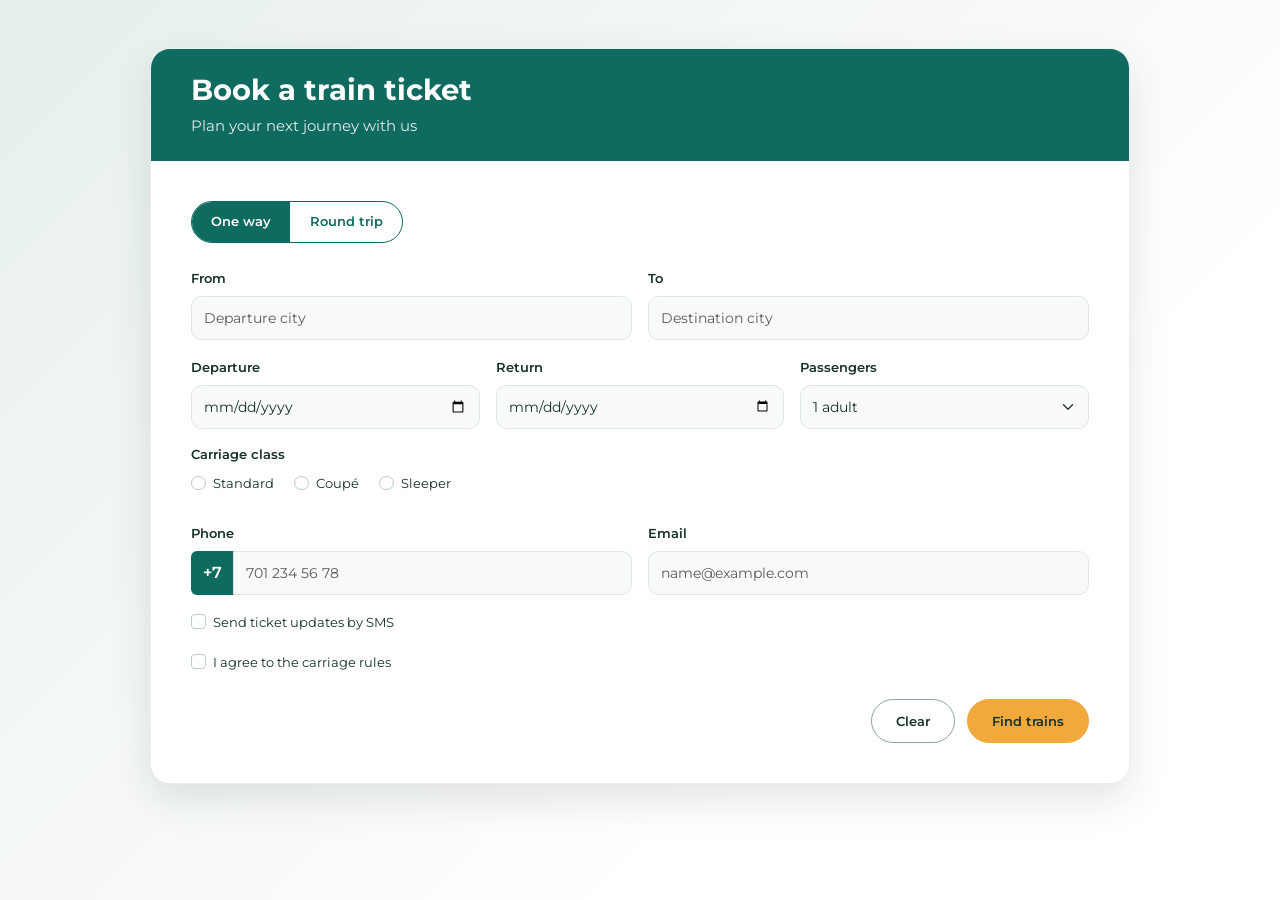
<file: index.html>
<!doctype html>
<html lang="en">
<head>
  <meta charset="UTF-8">
  <meta name="viewport" content="width=device-width, initial-scale=1">
  <title>Train Ticket Booking</title>
  <link rel="preconnect" href="https://fonts.googleapis.com">
  <link rel="preconnect" href="https://fonts.gstatic.com" crossorigin>
  <link href="https://fonts.googleapis.com/css2?family=Montserrat:wght@400;500;600;700&display=swap" rel="stylesheet">
  <link href="https://cdn.jsdelivr.net/npm/bootstrap@5.3.3/dist/css/bootstrap.min.css" rel="stylesheet">
  <link rel="stylesheet" href="style.css">
</head>
<body class="train-page">
  <main class="container py-4 py-lg-5">
    <section class="booking-card mx-auto">
      <header class="booking-header">
        <h1>Book a train ticket</h1>
        <p>Plan your next journey with us</p>
      </header>

      <form class="booking-form" action="#" method="get">
        <fieldset class="mb-4">
          <legend class="visually-hidden">Trip type</legend>
          <div class="trip-options">
            <input class="btn-check" type="radio" name="tripType" id="oneWay" value="one-way" checked>
            <label for="oneWay">One way</label>
            <input class="btn-check" type="radio" name="tripType" id="roundTrip" value="round-trip">
            <label for="roundTrip">Round trip</label>
          </div>
        </fieldset>

        <div class="row g-3 mb-3">
          <div class="col-md-6">
            <label class="form-label" for="from">From</label>
            <input class="form-control" id="from" name="from" type="text" placeholder="Departure city" required>
          </div>
          <div class="col-md-6">
            <label class="form-label" for="to">To</label>
            <input class="form-control" id="to" name="to" type="text" placeholder="Destination city" required>
          </div>
        </div>

        <div class="row g-3 mb-3">
          <div class="col-md-4">
            <label class="form-label" for="departure">Departure</label>
            <input class="form-control" id="departure" name="departure" type="date" required>
          </div>
          <div class="col-md-4">
            <label class="form-label" for="returnDate">Return</label>
            <input class="form-control" id="returnDate" name="returnDate" type="date">
          </div>
          <div class="col-md-4">
            <label class="form-label" for="passengers">Passengers</label>
            <select class="form-select" id="passengers" name="passengers">
              <option value="1" selected>1 adult</option>
              <option value="2">2 adults</option>
              <option value="3">3 adults</option>
              <option value="4">4 adults</option>
              <option value="5">5 adults</option>
              <option value="6">6 adults</option>
            </select>
          </div>
        </div>

        <fieldset class="mb-4">
          <legend class="form-label">Carriage class</legend>
          <div class="class-options">
            <div class="form-check">
              <input class="form-check-input" id="standard" name="carriage" type="radio" value="standard" required>
              <label class="form-check-label" for="standard">Standard</label>
            </div>
            <div class="form-check">
              <input class="form-check-input" id="coupe" name="carriage" type="radio" value="coupe">
              <label class="form-check-label" for="coupe">Coupé</label>
            </div>
            <div class="form-check">
              <input class="form-check-input" id="sleeper" name="carriage" type="radio" value="sleeper">
              <label class="form-check-label" for="sleeper">Sleeper</label>
            </div>
          </div>
        </fieldset>

        <div class="row g-3 mb-3">
          <div class="col-md-6">
            <label class="form-label" for="phone">Phone</label>
            <div class="input-group">
              <span class="input-group-text">+7</span>
              <input class="form-control" id="phone" name="phone" type="tel" autocomplete="tel-national" placeholder="701 234 56 78" required>
            </div>
          </div>
          <div class="col-md-6">
            <label class="form-label" for="email">Email</label>
            <input class="form-control" id="email" name="email" type="email" autocomplete="email" placeholder="name@example.com" required>
          </div>
        </div>

        <div class="form-check mb-3">
          <input class="form-check-input" id="sms" name="sms" type="checkbox" value="yes">
          <label class="form-check-label" for="sms">Send ticket updates by SMS</label>
        </div>

        <div class="form-check mb-4">
          <input class="form-check-input" id="agreement" name="agreement" type="checkbox" value="yes" required>
          <label class="form-check-label" for="agreement">I agree to the carriage rules</label>
        </div>

        <div class="booking-actions">
          <button class="btn btn-clear" type="reset">Clear</button>
          <button class="btn btn-search" type="submit">Find trains</button>
        </div>
      </form>
    </section>
  </main>
</body>
</html>
</file>
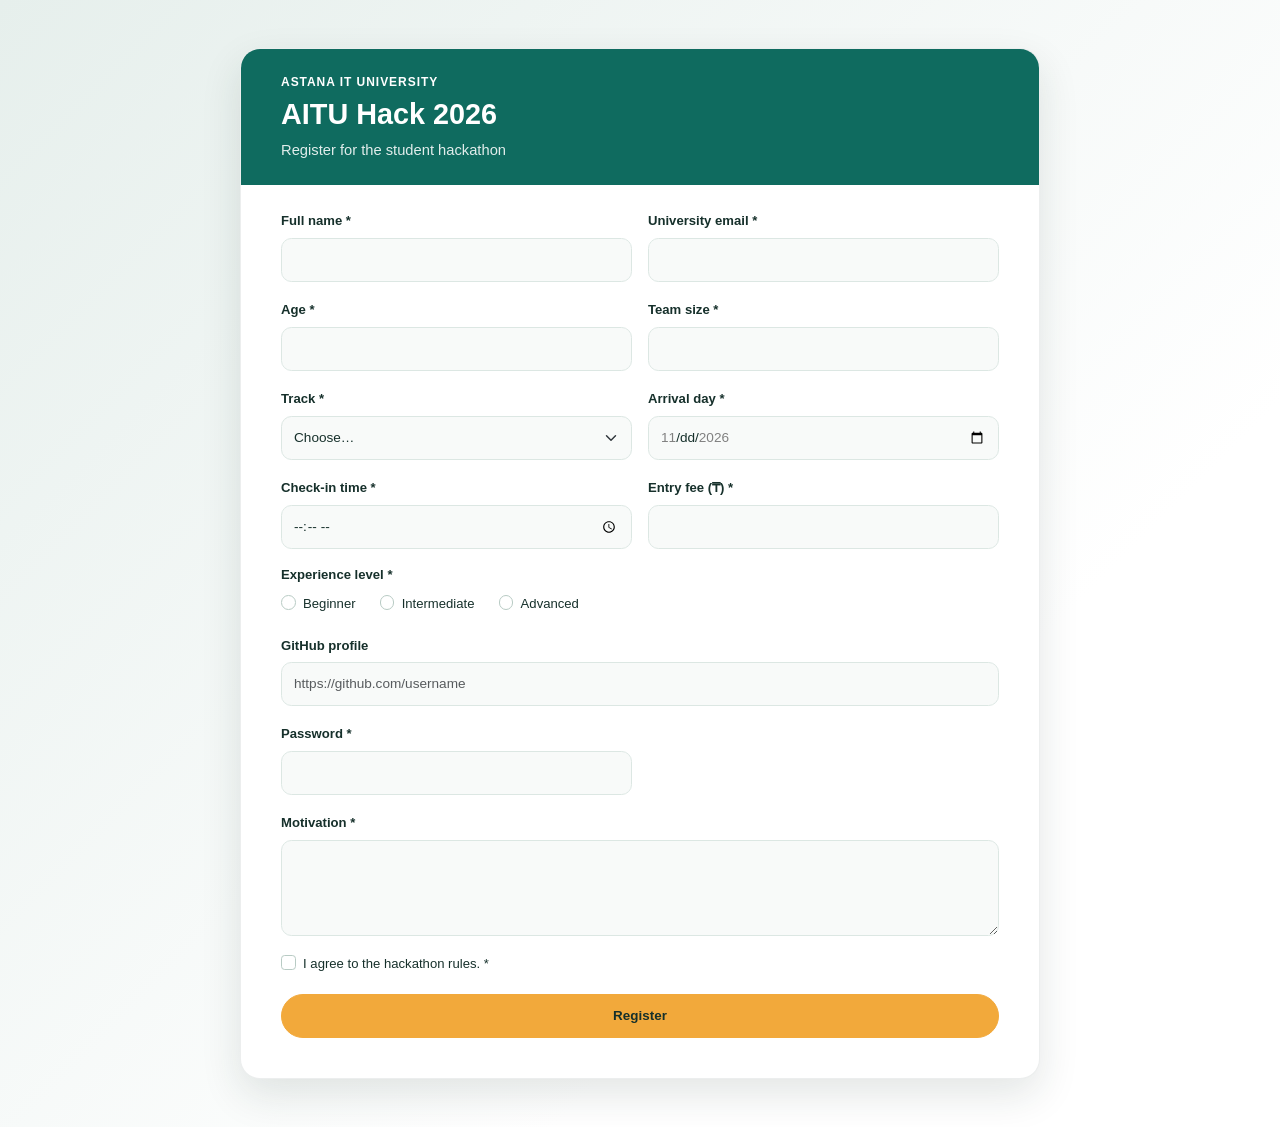
<file: task2.html>
<!doctype html>
<html lang="en">
<head>
  <meta charset="UTF-8">
  <meta name="viewport" content="width=device-width, initial-scale=1">
  <title>AITU Hack 2026 Registration</title>
  <link href="https://cdn.jsdelivr.net/npm/bootstrap@5.3.3/dist/css/bootstrap.min.css" rel="stylesheet">
  <link rel="stylesheet" href="style.css">
</head>
<body class="inner-page">
  <main class="container py-5">
    <section class="form-card mx-auto">
      <header class="form-heading">
        <p class="eyebrow">Astana IT University</p>
        <h1>AITU Hack 2026</h1>
        <p>Register for the student hackathon</p>
      </header>

      <form action="#" method="get">
        <div class="row g-3">
          <div class="col-md-6">
            <label class="form-label" for="fullName">Full name *</label>
            <input class="form-control" id="fullName" name="fullName" type="text" minlength="2" maxlength="40" required>
            <div class="invalid-feedback">Enter 2–40 characters.</div>
          </div>

          <div class="col-md-6">
            <label class="form-label" for="universityEmail">University email *</label>
            <input class="form-control" id="universityEmail" name="universityEmail" type="email" required>
            <div class="invalid-feedback">Enter a valid email address.</div>
          </div>

          <div class="col-md-6">
            <label class="form-label" for="age">Age *</label>
            <input class="form-control" id="age" name="age" type="number" min="16" max="30" step="1" required>
            <div class="invalid-feedback">Age must be a whole number from 16 to 30.</div>
          </div>

          <div class="col-md-6">
            <label class="form-label" for="teamSize">Team size *</label>
            <input class="form-control" id="teamSize" name="teamSize" type="number" min="1" max="4" step="1" required>
            <div class="invalid-feedback">Enter a whole number from 1 to 4.</div>
          </div>

          <div class="col-md-6">
            <label class="form-label" for="track">Track *</label>
            <select class="form-select" id="track" name="track" required>
              <option value="" selected disabled>Choose…</option>
              <option value="Web">Web</option>
              <option value="Mobile">Mobile</option>
              <option value="AI">AI</option>
              <option value="GameDev">GameDev</option>
            </select>
            <div class="invalid-feedback">Choose a track.</div>
          </div>

          <div class="col-md-6">
            <label class="form-label" for="arrivalDay">Arrival day *</label>
            <input class="form-control" id="arrivalDay" name="arrivalDay" type="date" min="2026-11-20" max="2026-11-22" required>
            <div class="invalid-feedback">Choose 20–22 November 2026.</div>
          </div>

          <div class="col-md-6">
            <label class="form-label" for="checkIn">Check-in time *</label>
            <input class="form-control" id="checkIn" name="checkIn" type="time" min="09:00" max="18:00" step="1800" required>
            <div class="invalid-feedback">Choose a time from 09:00 to 18:00 in 30-minute steps.</div>
          </div>

          <div class="col-md-6">
            <label class="form-label" for="entryFee">Entry fee (₸) *</label>
            <input class="form-control" id="entryFee" name="entryFee" type="number" min="0" max="5000" step="500" required>
            <div class="invalid-feedback">Enter an amount from 0 to 5000 in steps of 500.</div>
          </div>

          <fieldset class="col-12">
            <legend class="form-label">Experience level *</legend>
            <div class="d-flex flex-wrap gap-4">
              <div class="form-check">
                <input class="form-check-input" id="beginner" name="experience" type="radio" value="Beginner" required>
                <label class="form-check-label" for="beginner">Beginner</label>
              </div>
              <div class="form-check">
                <input class="form-check-input" id="intermediate" name="experience" type="radio" value="Intermediate">
                <label class="form-check-label" for="intermediate">Intermediate</label>
              </div>
              <div class="form-check">
                <input class="form-check-input" id="advanced" name="experience" type="radio" value="Advanced">
                <label class="form-check-label" for="advanced">Advanced</label>
              </div>
            </div>
          </fieldset>

          <div class="col-12">
            <label class="form-label" for="github">GitHub profile</label>
            <input class="form-control" id="github" name="github" type="url" placeholder="https://github.com/username">
            <div class="invalid-feedback">Enter the full URL, including https://.</div>
          </div>

          <div class="col-md-6">
            <label class="form-label" for="password">Password *</label>
            <input class="form-control" id="password" name="password" type="password" minlength="8" maxlength="20" autocomplete="new-password" required>
            <div class="invalid-feedback">Use 8–20 characters.</div>
          </div>

          <div class="col-12">
            <label class="form-label" for="motivation">Motivation *</label>
            <textarea class="form-control" id="motivation" name="motivation" rows="4" minlength="50" maxlength="300" required></textarea>
            <div class="invalid-feedback">Write between 50 and 300 characters.</div>
          </div>

          <div class="col-12">
            <div class="form-check">
              <input class="form-check-input" id="rules" name="rules" type="checkbox" value="accepted" required>
              <label class="form-check-label" for="rules">I agree to the hackathon rules. *</label>
            </div>
          </div>

          <div class="col-12">
            <button class="btn btn-search w-100" type="submit">Register</button>
          </div>
        </div>
      </form>
    </section>
  </main>
</body>
</html>
</file>
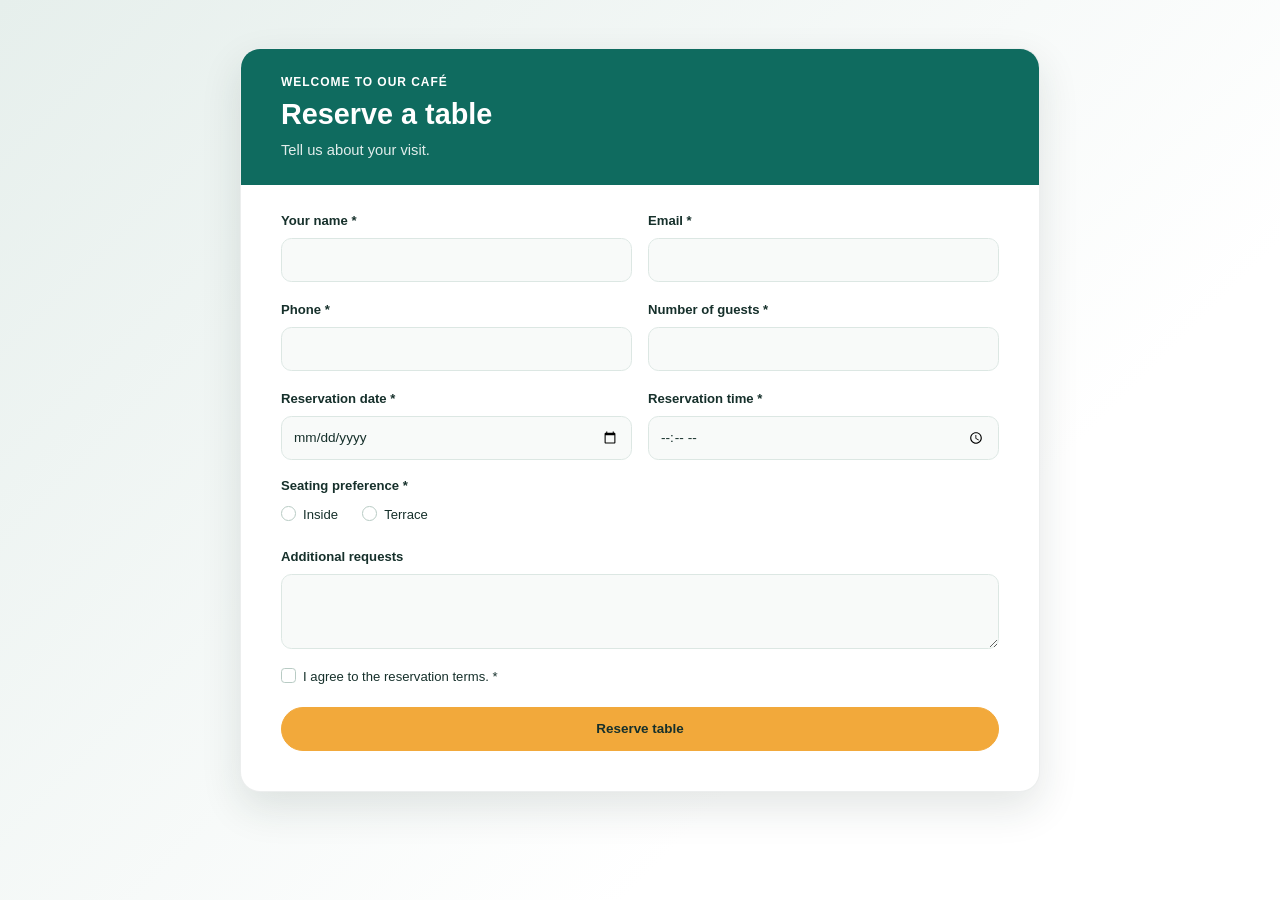
<file: task3.html>
<!doctype html>
<html lang="en">
<head>
  <meta charset="UTF-8">
  <meta name="viewport" content="width=device-width, initial-scale=1">
  <title>Café Table Reservation</title>
  <link href="https://cdn.jsdelivr.net/npm/bootstrap@5.3.3/dist/css/bootstrap.min.css" rel="stylesheet">
  <link rel="stylesheet" href="style.css">
</head>
<body class="inner-page">
  <main class="container py-5">
    <section class="form-card mx-auto">
      <header class="form-heading">
        <p class="eyebrow">Welcome to our café</p>
        <h1>Reserve a table</h1>
        <p>Tell us about your visit.</p>
      </header>

      <form action="#" method="get">
        <div class="row g-3">
          <div class="col-md-6">
            <label class="form-label" for="guestName">Your name *</label>
            <input class="form-control" id="guestName" name="guestName" type="text" autocomplete="name" required>
          </div>

          <div class="col-md-6">
            <label class="form-label" for="guestEmail">Email *</label>
            <input class="form-control" id="guestEmail" name="guestEmail" type="email" autocomplete="email" required>
          </div>

          <div class="col-md-6">
            <label class="form-label" for="guestPhone">Phone *</label>
            <input class="form-control" id="guestPhone" name="guestPhone" type="tel" autocomplete="tel" required>
          </div>

          <div class="col-md-6">
            <label class="form-label" for="guests">Number of guests *</label>
            <input class="form-control" id="guests" name="guests" type="number" min="1" max="20" step="1" required>
          </div>

          <div class="col-md-6">
            <label class="form-label" for="reservationDate">Reservation date *</label>
            <input class="form-control" id="reservationDate" name="reservationDate" type="date" required>
          </div>

          <div class="col-md-6">
            <label class="form-label" for="reservationTime">Reservation time *</label>
            <input class="form-control" id="reservationTime" name="reservationTime" type="time" required>
          </div>

          <fieldset class="col-12">
            <legend class="form-label">Seating preference *</legend>
            <div class="d-flex flex-wrap gap-4">
              <div class="form-check">
                <input class="form-check-input" id="inside" name="seating" type="radio" value="Inside" required>
                <label class="form-check-label" for="inside">Inside</label>
              </div>
              <div class="form-check">
                <input class="form-check-input" id="terrace" name="seating" type="radio" value="Terrace">
                <label class="form-check-label" for="terrace">Terrace</label>
              </div>
            </div>
          </fieldset>

          <div class="col-12">
            <label class="form-label" for="comments">Additional requests</label>
            <textarea class="form-control" id="comments" name="comments" rows="3"></textarea>
          </div>

          <div class="col-12">
            <div class="form-check">
              <input class="form-check-input" id="terms" name="terms" type="checkbox" value="accepted" required>
              <label class="form-check-label" for="terms">I agree to the reservation terms. *</label>
            </div>
          </div>

          <div class="col-12">
            <button class="btn btn-search w-100" type="submit">Reserve table</button>
          </div>
        </div>
      </form>
    </section>
  </main>
</body>
</html>
</file>
<file: style.css>
:root {
  --teal: #0F6B5F;
  --gold: #F2A93B;
  --ink: #16302B;
  --paper: #F4F7F5;
  --mist: #E6EFEC;
}

* {
  box-sizing: border-box;
}

body {
  margin: 0;
  color: var(--ink);
  background: var(--paper);
  font-family: "Montserrat", Arial, sans-serif;
  font-size: 0.92rem;
}

.train-page,
.inner-page {
  min-height: 100vh;
  background: linear-gradient(135deg, var(--mist), #fff 70%);
}

.booking-card,
.form-card {
  width: 100%;
  max-width: 980px;
  overflow: hidden;
  border: 1px solid rgba(22, 48, 43, 0.08);
  border-radius: 1.25rem;
  background: #fff;
  box-shadow: 0 1rem 2.5rem rgba(22, 48, 43, 0.12);
}

.form-card {
  max-width: 800px;
  padding: clamp(1rem, 4vw, 2.5rem);
}

.booking-header,
.form-heading {
  padding: 1.5rem clamp(1rem, 4vw, 2.5rem);
  color: #fff;
  background: var(--teal);
}

.form-heading {
  margin: calc(clamp(1rem, 4vw, 2.5rem) * -1);
  margin-bottom: 1.5rem;
}

.booking-header h1,
.form-heading h1 {
  margin: 0;
  font-size: clamp(1.35rem, 3vw, 1.8rem);
  font-weight: 700;
}

.booking-header p,
.form-heading p:last-child {
  margin: 0.45rem 0 0;
  color: rgba(255, 255, 255, 0.88);
}

.eyebrow {
  margin: 0 0 0.4rem;
  font-size: 0.75rem;
  font-weight: 600;
  letter-spacing: 0.08em;
  text-transform: uppercase;
}

.booking-form {
  padding: clamp(1rem, 4vw, 2.5rem);
}

.form-label,
fieldset legend {
  margin-bottom: 0.45rem;
  color: var(--ink);
  font-size: 0.82rem;
  font-weight: 600;
}

.form-control,
.form-select {
  min-height: 2.75rem;
  border: 1px solid #dce7e3;
  border-radius: 0.65rem;
  background-color: #f8faf9;
  color: var(--ink);
  font-size: 0.85rem;
}

.form-control:focus,
.form-select:focus {
  border-color: var(--teal);
  box-shadow: 0 0 0 0.2rem rgba(15, 107, 95, 0.15);
}

.form-check-input {
  border-color: #b8cbc4;
}

.form-check-input:checked {
  border-color: var(--teal);
  background-color: var(--teal);
}

.form-check-input:focus {
  border-color: var(--teal);
  box-shadow: 0 0 0 0.2rem rgba(15, 107, 95, 0.15);
}

.form-check-label {
  font-size: 0.82rem;
}

.input-group-text {
  border: 0;
  color: #fff;
  background: var(--teal);
  font-weight: 600;
}

.input-group .form-control {
  border-radius: 0 0.65rem 0.65rem 0;
}

.trip-options {
  display: inline-flex;
  overflow: hidden;
  border: 1px solid var(--teal);
  border-radius: 999px;
}

.trip-options label {
  padding: 0.65rem 1.2rem;
  color: var(--teal);
  cursor: pointer;
  font-size: 0.82rem;
  font-weight: 600;
}

.trip-options input:checked + label {
  color: #fff;
  background: var(--teal);
}

.trip-options input:focus-visible + label {
  outline: 3px solid var(--gold);
  outline-offset: -3px;
}

.class-options {
  display: flex;
  flex-wrap: wrap;
  gap: 1.25rem;
}

.btn {
  min-height: 2.75rem;
  padding: 0.7rem 1.5rem;
  border-radius: 999px;
  font-size: 0.84rem;
  font-weight: 600;
}

.btn-search {
  border-color: var(--gold);
  color: var(--ink);
  background: var(--gold);
}

.btn-search:hover,
.btn-search:focus-visible {
  border-color: #d8921e;
  color: var(--ink);
  background: #f7b951;
}

.btn-clear {
  border: 1px solid #8fa69e;
  color: var(--ink);
  background: #fff;
}

.btn-clear:hover {
  border-color: var(--teal);
  color: var(--teal);
  background: var(--mist);
}

.booking-actions {
  display: flex;
  justify-content: flex-end;
  gap: 0.75rem;
}

.invalid-feedback {
  font-size: 0.78rem;
}

.form-control:user-invalid,
.form-select:user-invalid {
  border-color: #dc3545;
}

.form-control:user-invalid ~ .invalid-feedback,
.form-select:user-invalid ~ .invalid-feedback {
  display: block;
}

.form-check-input:user-invalid {
  border-color: #dc3545;
}

@media (max-width: 767.98px) {
  .booking-card,
  .form-card {
    border-radius: 1rem;
  }

  .booking-header {
    padding: 1.2rem;
  }

  .booking-form {
    padding: 1rem;
  }

  .booking-actions {
    flex-direction: column-reverse;
  }

  .booking-actions .btn {
    width: 100%;
  }

  .trip-options label {
    padding: 0.55rem 0.9rem;
  }
}
</file>
